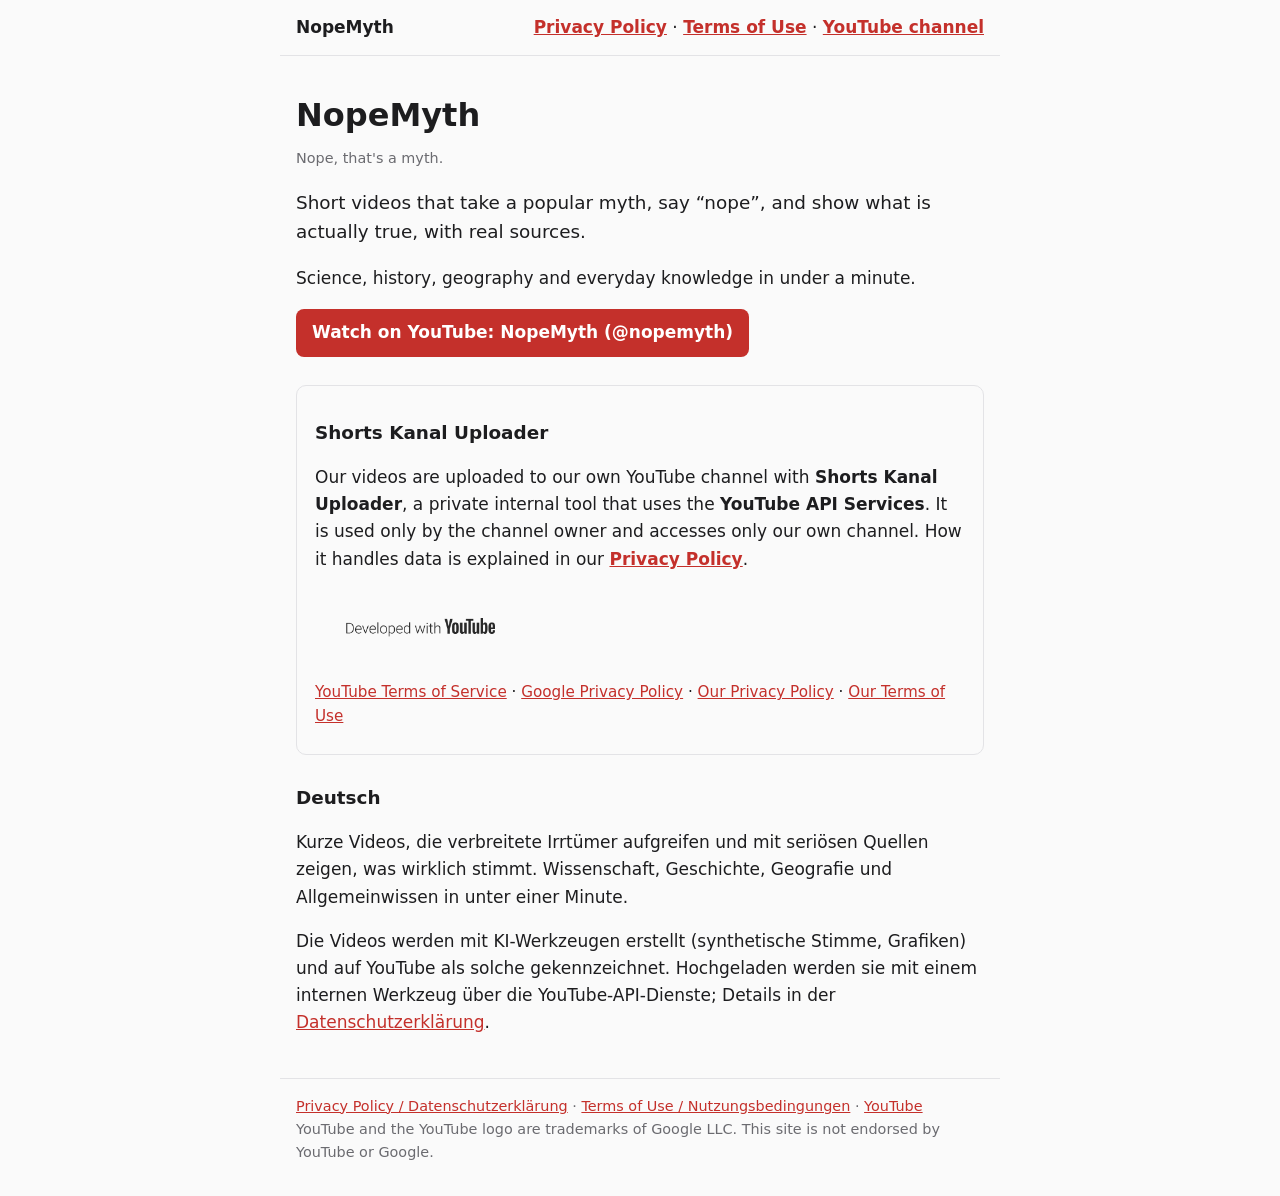
<file: index.html>
<!doctype html>
<html lang="en">
<head>
<meta charset="utf-8">
<meta name="viewport" content="width=device-width, initial-scale=1">
<title>NopeMyth – Nope, that's a myth.</title>
<meta name="description" content="NopeMyth: short videos that bust popular myths with real sources.">
<link rel="stylesheet" href="style.css">
</head>
<body>
<header class="top">
  <span class="brand">NopeMyth</span>
  <nav><a href="privacy.html">Privacy Policy</a> · <a href="terms.html">Terms of Use</a> · <a href="https://www.youtube.com/channel/UC6PvTMNjkVI3UBCZ_MT4IHA">YouTube channel</a></nav>
</header>
<main>
  <h1>NopeMyth</h1>
  <p class="meta">Nope, that's a myth.</p>
  <p class="lead">Short videos that take a popular myth, say “nope”, and show what is actually true, with real sources.</p>
  <p>Science, history, geography and everyday knowledge in under a minute.</p>
  <p><a class="button" href="https://www.youtube.com/channel/UC6PvTMNjkVI3UBCZ_MT4IHA">Watch on YouTube: NopeMyth (@nopemyth)</a></p>

  <section class="kasten">
    <h2>Shorts Kanal Uploader</h2>
    <p>Our videos are uploaded to our own YouTube channel with <strong>Shorts Kanal Uploader</strong>, a private internal tool that uses the <strong>YouTube API Services</strong>. It is used only by the channel owner and accesses only our own channel. How it handles data is explained in our <a href="privacy.html"><strong>Privacy Policy</strong></a>.</p>
    <p class="yt-logo"><a href="https://www.youtube.com/channel/UC6PvTMNjkVI3UBCZ_MT4IHA" title="NopeMyth on YouTube"><picture><source srcset="brand/developed-with-youtube-sentence-case-light.png" media="(prefers-color-scheme: dark)"><img src="brand/developed-with-youtube-sentence-case-dark.png" width="210" height="75" alt="Developed with YouTube"></picture></a></p>
    <p class="yt"><a href="https://www.youtube.com/t/terms">YouTube Terms of Service</a> · <a href="https://policies.google.com/privacy">Google Privacy Policy</a> · <a href="privacy.html">Our Privacy Policy</a> · <a href="terms.html">Our Terms of Use</a></p>
  </section>

  <h2>Deutsch</h2>
  <p>Kurze Videos, die verbreitete Irrtümer aufgreifen und mit seriösen Quellen zeigen, was wirklich stimmt. Wissenschaft, Geschichte, Geografie und Allgemeinwissen in unter einer Minute.</p>
  <p>Die Videos werden mit KI-Werkzeugen erstellt (synthetische Stimme, Grafiken) und auf YouTube als solche gekennzeichnet. Hochgeladen werden sie mit einem internen Werkzeug über die YouTube-API-Dienste; Details in der <a href="privacy.html">Datenschutzerklärung</a>.</p>
</main>
<footer>
  <a href="privacy.html">Privacy Policy / Datenschutzerklärung</a> ·
  <a href="terms.html">Terms of Use / Nutzungsbedingungen</a> ·
  <a href="https://www.youtube.com/channel/UC6PvTMNjkVI3UBCZ_MT4IHA">YouTube</a><br>
  YouTube and the YouTube logo are trademarks of Google LLC. This site is not endorsed by YouTube or Google.
</footer>
</body>
</html>
</file>
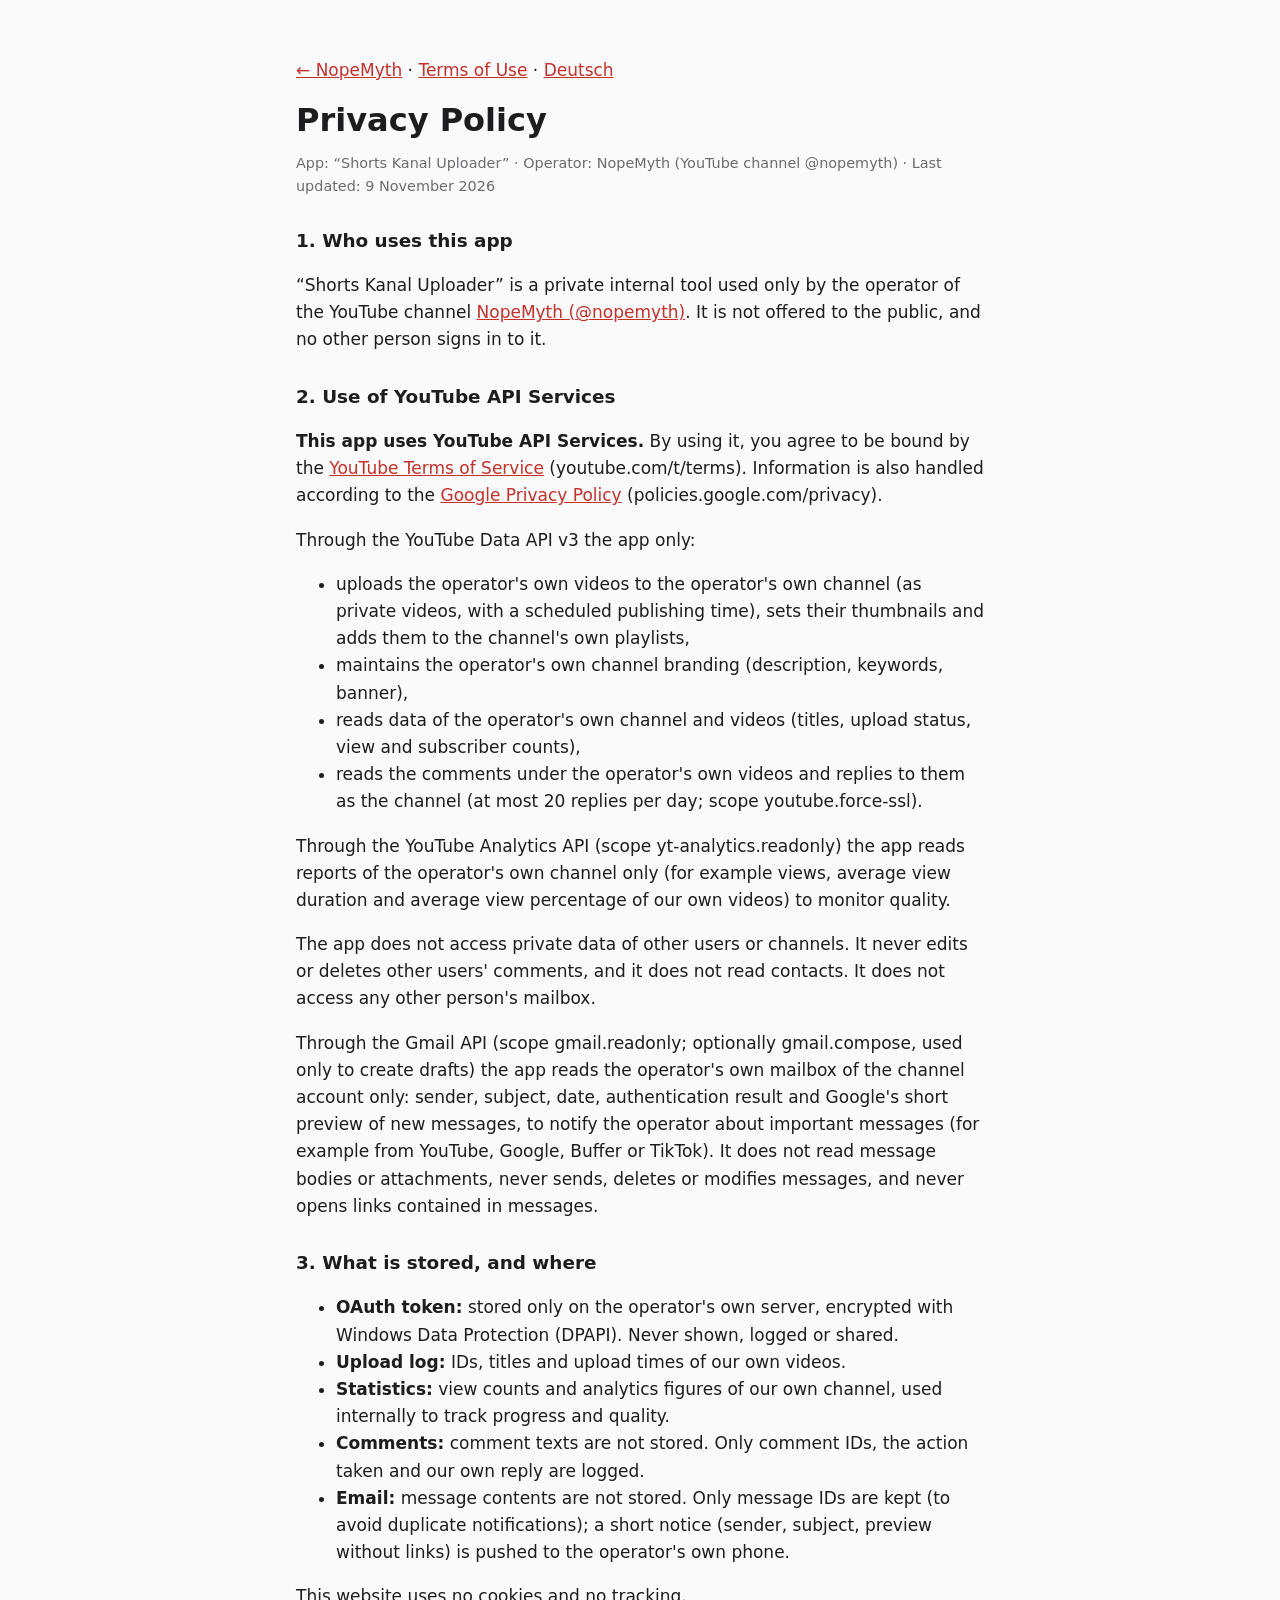
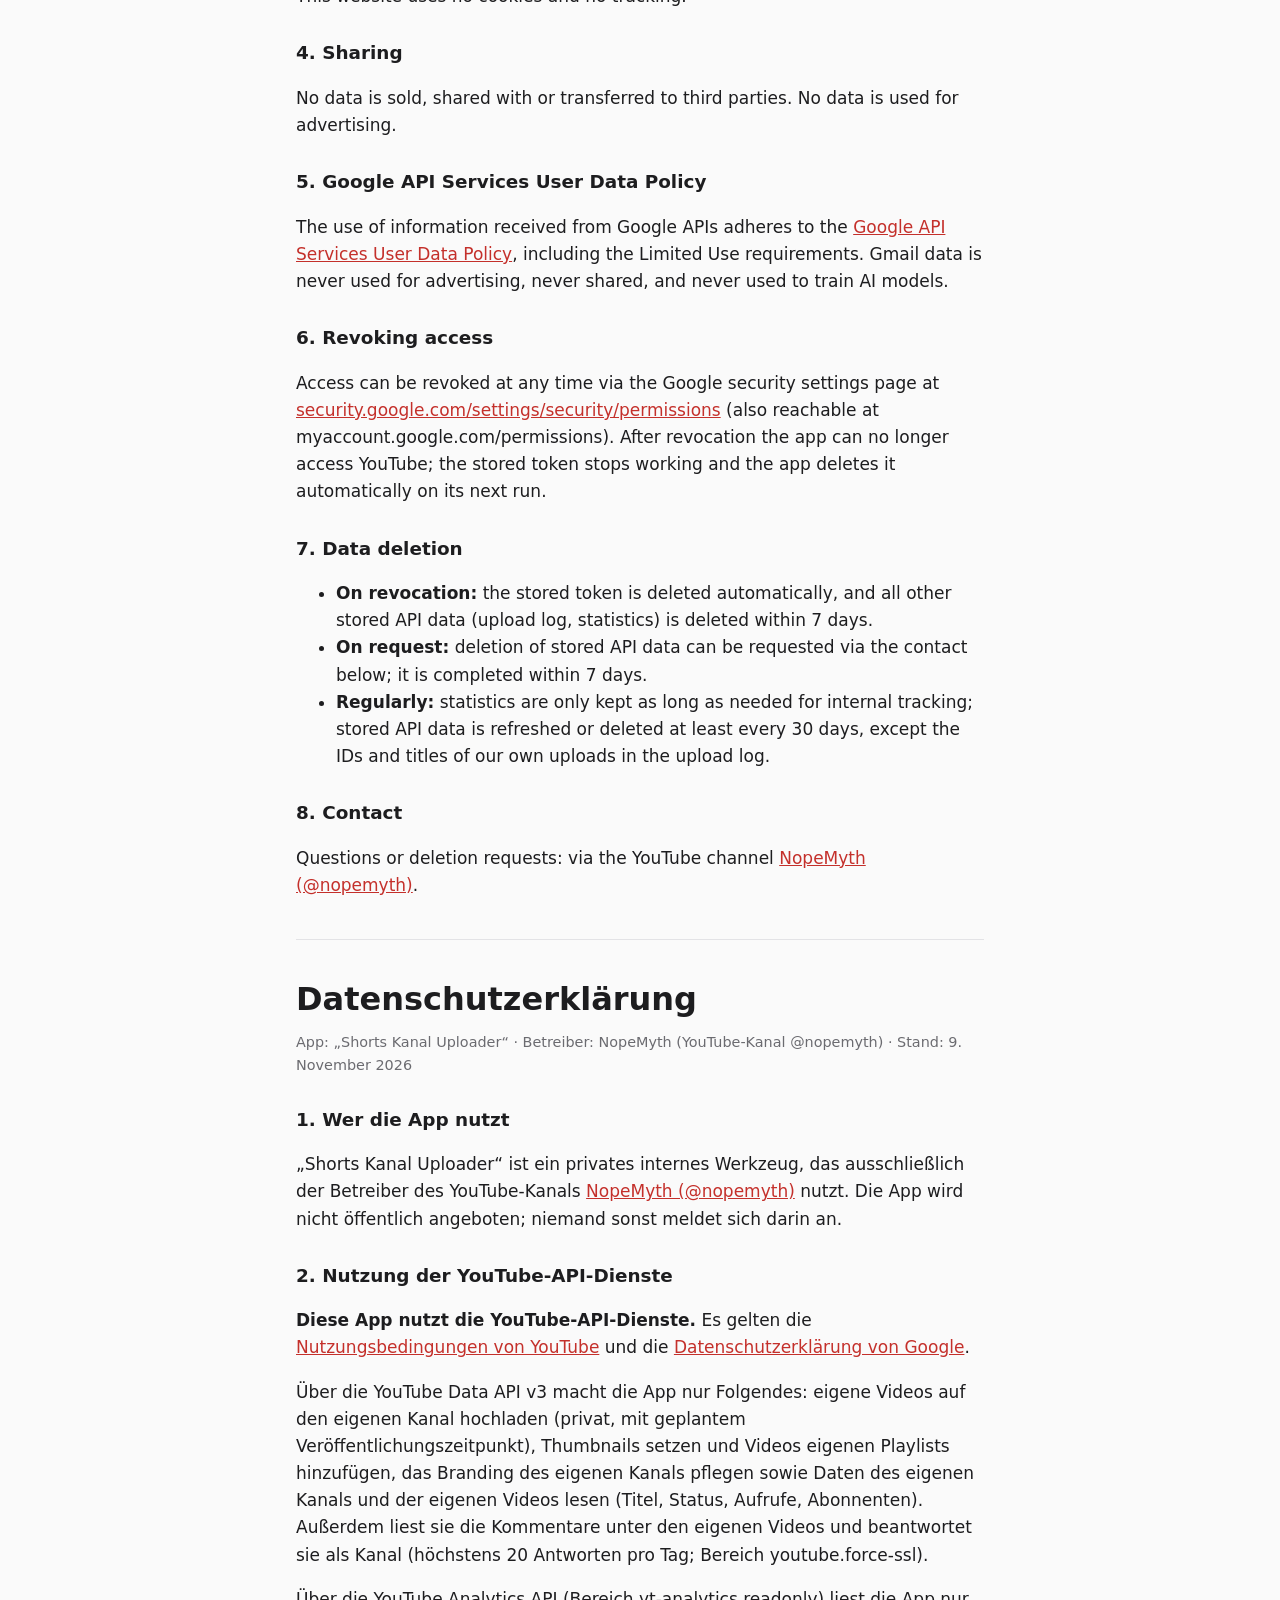
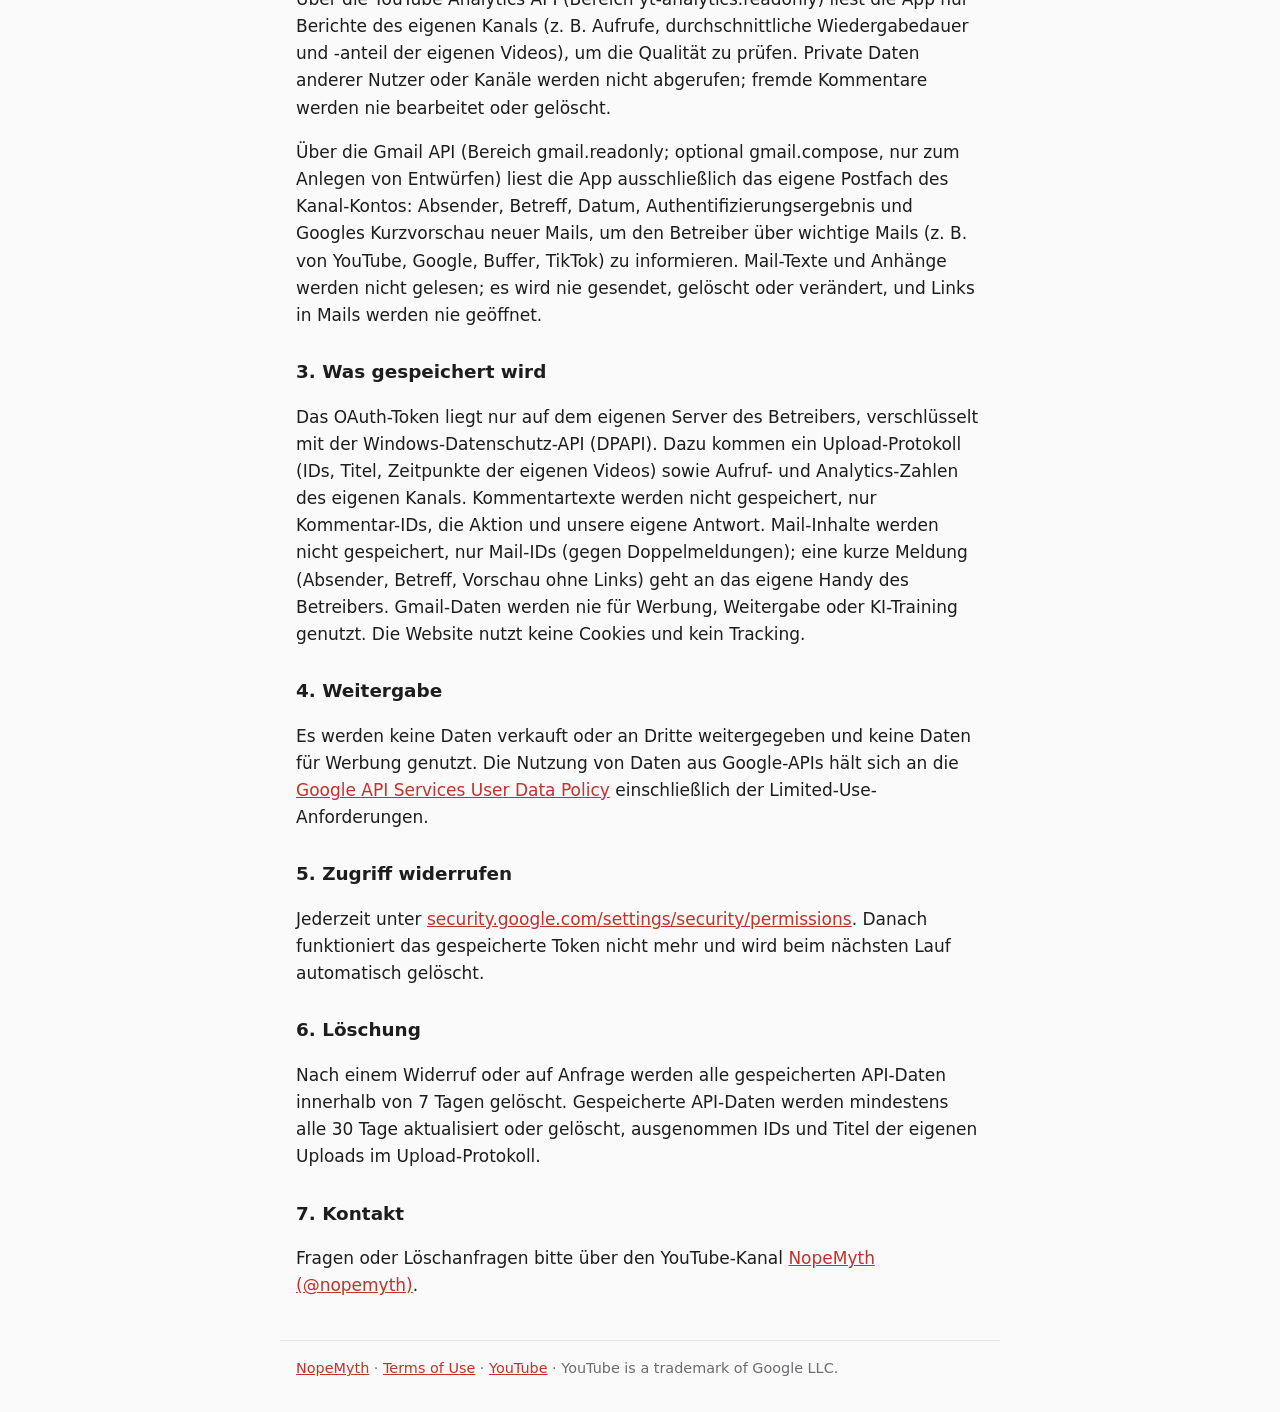
<file: privacy.html>
<!doctype html>
<html lang="en">
<head>
<meta charset="utf-8">
<meta name="viewport" content="width=device-width, initial-scale=1">
<title>Privacy Policy – Shorts Kanal Uploader</title>
<link rel="stylesheet" href="style.css">
</head>
<body>
<main>
  <p><a href="index.html">← NopeMyth</a> · <a href="terms.html">Terms of Use</a> · <a href="#de">Deutsch</a></p>

  <h1>Privacy Policy</h1>
  <p class="meta">App: “Shorts Kanal Uploader” · Operator: NopeMyth (YouTube channel @nopemyth) · Last updated: 9 November 2026</p>

  <h2>1. Who uses this app</h2>
  <p>“Shorts Kanal Uploader” is a private internal tool used only by the operator of the YouTube channel <a href="https://www.youtube.com/channel/UC6PvTMNjkVI3UBCZ_MT4IHA">NopeMyth (@nopemyth)</a>. It is not offered to the public, and no other person signs in to it.</p>

  <h2>2. Use of YouTube API Services</h2>
  <p><strong>This app uses YouTube API Services.</strong> By using it, you agree to be bound by the <a href="https://www.youtube.com/t/terms">YouTube Terms of Service</a> (youtube.com/t/terms). Information is also handled according to the <a href="https://policies.google.com/privacy">Google Privacy Policy</a> (policies.google.com/privacy).</p>
  <p>Through the YouTube Data API v3 the app only:</p>
  <ul>
    <li>uploads the operator's own videos to the operator's own channel (as private videos, with a scheduled publishing time), sets their thumbnails and adds them to the channel's own playlists,</li>
    <li>maintains the operator's own channel branding (description, keywords, banner),</li>
    <li>reads data of the operator's own channel and videos (titles, upload status, view and subscriber counts),</li>
    <li>reads the comments under the operator's own videos and replies to them as the channel (at most 20 replies per day; scope youtube.force-ssl).</li>
  </ul>
  <p>Through the YouTube Analytics API (scope yt-analytics.readonly) the app reads reports of the operator's own channel only (for example views, average view duration and average view percentage of our own videos) to monitor quality.</p>
  <p>The app does not access private data of other users or channels. It never edits or deletes other users' comments, and it does not read contacts. It does not access any other person's mailbox.</p>
  <p>Through the Gmail API (scope gmail.readonly; optionally gmail.compose, used only to create drafts) the app reads the operator's own mailbox of the channel account only: sender, subject, date, authentication result and Google's short preview of new messages, to notify the operator about important messages (for example from YouTube, Google, Buffer or TikTok). It does not read message bodies or attachments, never sends, deletes or modifies messages, and never opens links contained in messages.</p>

  <h2>3. What is stored, and where</h2>
  <ul>
    <li><strong>OAuth token:</strong> stored only on the operator's own server, encrypted with Windows Data Protection (DPAPI). Never shown, logged or shared.</li>
    <li><strong>Upload log:</strong> IDs, titles and upload times of our own videos.</li>
    <li><strong>Statistics:</strong> view counts and analytics figures of our own channel, used internally to track progress and quality.</li>
    <li><strong>Comments:</strong> comment texts are not stored. Only comment IDs, the action taken and our own reply are logged.</li>
    <li><strong>Email:</strong> message contents are not stored. Only message IDs are kept (to avoid duplicate notifications); a short notice (sender, subject, preview without links) is pushed to the operator's own phone.</li>
  </ul>
  <p>This website uses no cookies and no tracking.</p>

  <h2>4. Sharing</h2>
  <p>No data is sold, shared with or transferred to third parties. No data is used for advertising.</p>

  <h2>5. Google API Services User Data Policy</h2>
  <p>The use of information received from Google APIs adheres to the <a href="https://developers.google.com/terms/api-services-user-data-policy">Google API Services User Data Policy</a>, including the Limited Use requirements. Gmail data is never used for advertising, never shared, and never used to train AI models.</p>

  <h2>6. Revoking access</h2>
  <p>Access can be revoked at any time via the Google security settings page at <a href="https://security.google.com/settings/security/permissions">security.google.com/settings/security/permissions</a> (also reachable at myaccount.google.com/permissions). After revocation the app can no longer access YouTube; the stored token stops working and the app deletes it automatically on its next run.</p>

  <h2>7. Data deletion</h2>
  <ul>
    <li><strong>On revocation:</strong> the stored token is deleted automatically, and all other stored API data (upload log, statistics) is deleted within 7 days.</li>
    <li><strong>On request:</strong> deletion of stored API data can be requested via the contact below; it is completed within 7 days.</li>
    <li><strong>Regularly:</strong> statistics are only kept as long as needed for internal tracking; stored API data is refreshed or deleted at least every 30 days, except the IDs and titles of our own uploads in the upload log.</li>
  </ul>

  <h2>8. Contact</h2>
  <p>Questions or deletion requests: via the YouTube channel <a href="https://www.youtube.com/channel/UC6PvTMNjkVI3UBCZ_MT4IHA">NopeMyth (@nopemyth)</a>.</p>

  <hr>

  <h1 id="de">Datenschutzerklärung</h1>
  <p class="meta">App: „Shorts Kanal Uploader“ · Betreiber: NopeMyth (YouTube-Kanal @nopemyth) · Stand: 9. November 2026</p>

  <h2>1. Wer die App nutzt</h2>
  <p>„Shorts Kanal Uploader“ ist ein privates internes Werkzeug, das ausschließlich der Betreiber des YouTube-Kanals <a href="https://www.youtube.com/channel/UC6PvTMNjkVI3UBCZ_MT4IHA">NopeMyth (@nopemyth)</a> nutzt. Die App wird nicht öffentlich angeboten; niemand sonst meldet sich darin an.</p>

  <h2>2. Nutzung der YouTube-API-Dienste</h2>
  <p><strong>Diese App nutzt die YouTube-API-Dienste.</strong> Es gelten die <a href="https://www.youtube.com/t/terms">Nutzungsbedingungen von YouTube</a> und die <a href="https://policies.google.com/privacy">Datenschutzerklärung von Google</a>.</p>
  <p>Über die YouTube Data API v3 macht die App nur Folgendes: eigene Videos auf den eigenen Kanal hochladen (privat, mit geplantem Veröffentlichungszeitpunkt), Thumbnails setzen und Videos eigenen Playlists hinzufügen, das Branding des eigenen Kanals pflegen sowie Daten des eigenen Kanals und der eigenen Videos lesen (Titel, Status, Aufrufe, Abonnenten). Außerdem liest sie die Kommentare unter den eigenen Videos und beantwortet sie als Kanal (höchstens 20 Antworten pro Tag; Bereich youtube.force-ssl).</p>
  <p>Über die YouTube Analytics API (Bereich yt-analytics.readonly) liest die App nur Berichte des eigenen Kanals (z. B. Aufrufe, durchschnittliche Wiedergabedauer und -anteil der eigenen Videos), um die Qualität zu prüfen. Private Daten anderer Nutzer oder Kanäle werden nicht abgerufen; fremde Kommentare werden nie bearbeitet oder gelöscht.</p>
  <p>Über die Gmail API (Bereich gmail.readonly; optional gmail.compose, nur zum Anlegen von Entwürfen) liest die App ausschließlich das eigene Postfach des Kanal-Kontos: Absender, Betreff, Datum, Authentifizierungsergebnis und Googles Kurzvorschau neuer Mails, um den Betreiber über wichtige Mails (z. B. von YouTube, Google, Buffer, TikTok) zu informieren. Mail-Texte und Anhänge werden nicht gelesen; es wird nie gesendet, gelöscht oder verändert, und Links in Mails werden nie geöffnet.</p>

  <h2>3. Was gespeichert wird</h2>
  <p>Das OAuth-Token liegt nur auf dem eigenen Server des Betreibers, verschlüsselt mit der Windows-Datenschutz-API (DPAPI). Dazu kommen ein Upload-Protokoll (IDs, Titel, Zeitpunkte der eigenen Videos) sowie Aufruf- und Analytics-Zahlen des eigenen Kanals. Kommentartexte werden nicht gespeichert, nur Kommentar-IDs, die Aktion und unsere eigene Antwort. Mail-Inhalte werden nicht gespeichert, nur Mail-IDs (gegen Doppelmeldungen); eine kurze Meldung (Absender, Betreff, Vorschau ohne Links) geht an das eigene Handy des Betreibers. Gmail-Daten werden nie für Werbung, Weitergabe oder KI-Training genutzt. Die Website nutzt keine Cookies und kein Tracking.</p>

  <h2>4. Weitergabe</h2>
  <p>Es werden keine Daten verkauft oder an Dritte weitergegeben und keine Daten für Werbung genutzt. Die Nutzung von Daten aus Google-APIs hält sich an die <a href="https://developers.google.com/terms/api-services-user-data-policy">Google API Services User Data Policy</a> einschließlich der Limited-Use-Anforderungen.</p>

  <h2>5. Zugriff widerrufen</h2>
  <p>Jederzeit unter <a href="https://security.google.com/settings/security/permissions">security.google.com/settings/security/permissions</a>. Danach funktioniert das gespeicherte Token nicht mehr und wird beim nächsten Lauf automatisch gelöscht.</p>

  <h2>6. Löschung</h2>
  <p>Nach einem Widerruf oder auf Anfrage werden alle gespeicherten API-Daten innerhalb von 7 Tagen gelöscht. Gespeicherte API-Daten werden mindestens alle 30 Tage aktualisiert oder gelöscht, ausgenommen IDs und Titel der eigenen Uploads im Upload-Protokoll.</p>

  <h2>7. Kontakt</h2>
  <p>Fragen oder Löschanfragen bitte über den YouTube-Kanal <a href="https://www.youtube.com/channel/UC6PvTMNjkVI3UBCZ_MT4IHA">NopeMyth (@nopemyth)</a>.</p>
</main>
<footer>
  <a href="index.html">NopeMyth</a> · <a href="terms.html">Terms of Use</a> · <a href="https://www.youtube.com/channel/UC6PvTMNjkVI3UBCZ_MT4IHA">YouTube</a> · YouTube is a trademark of Google LLC.
</footer>
</body>
</html>
</file>
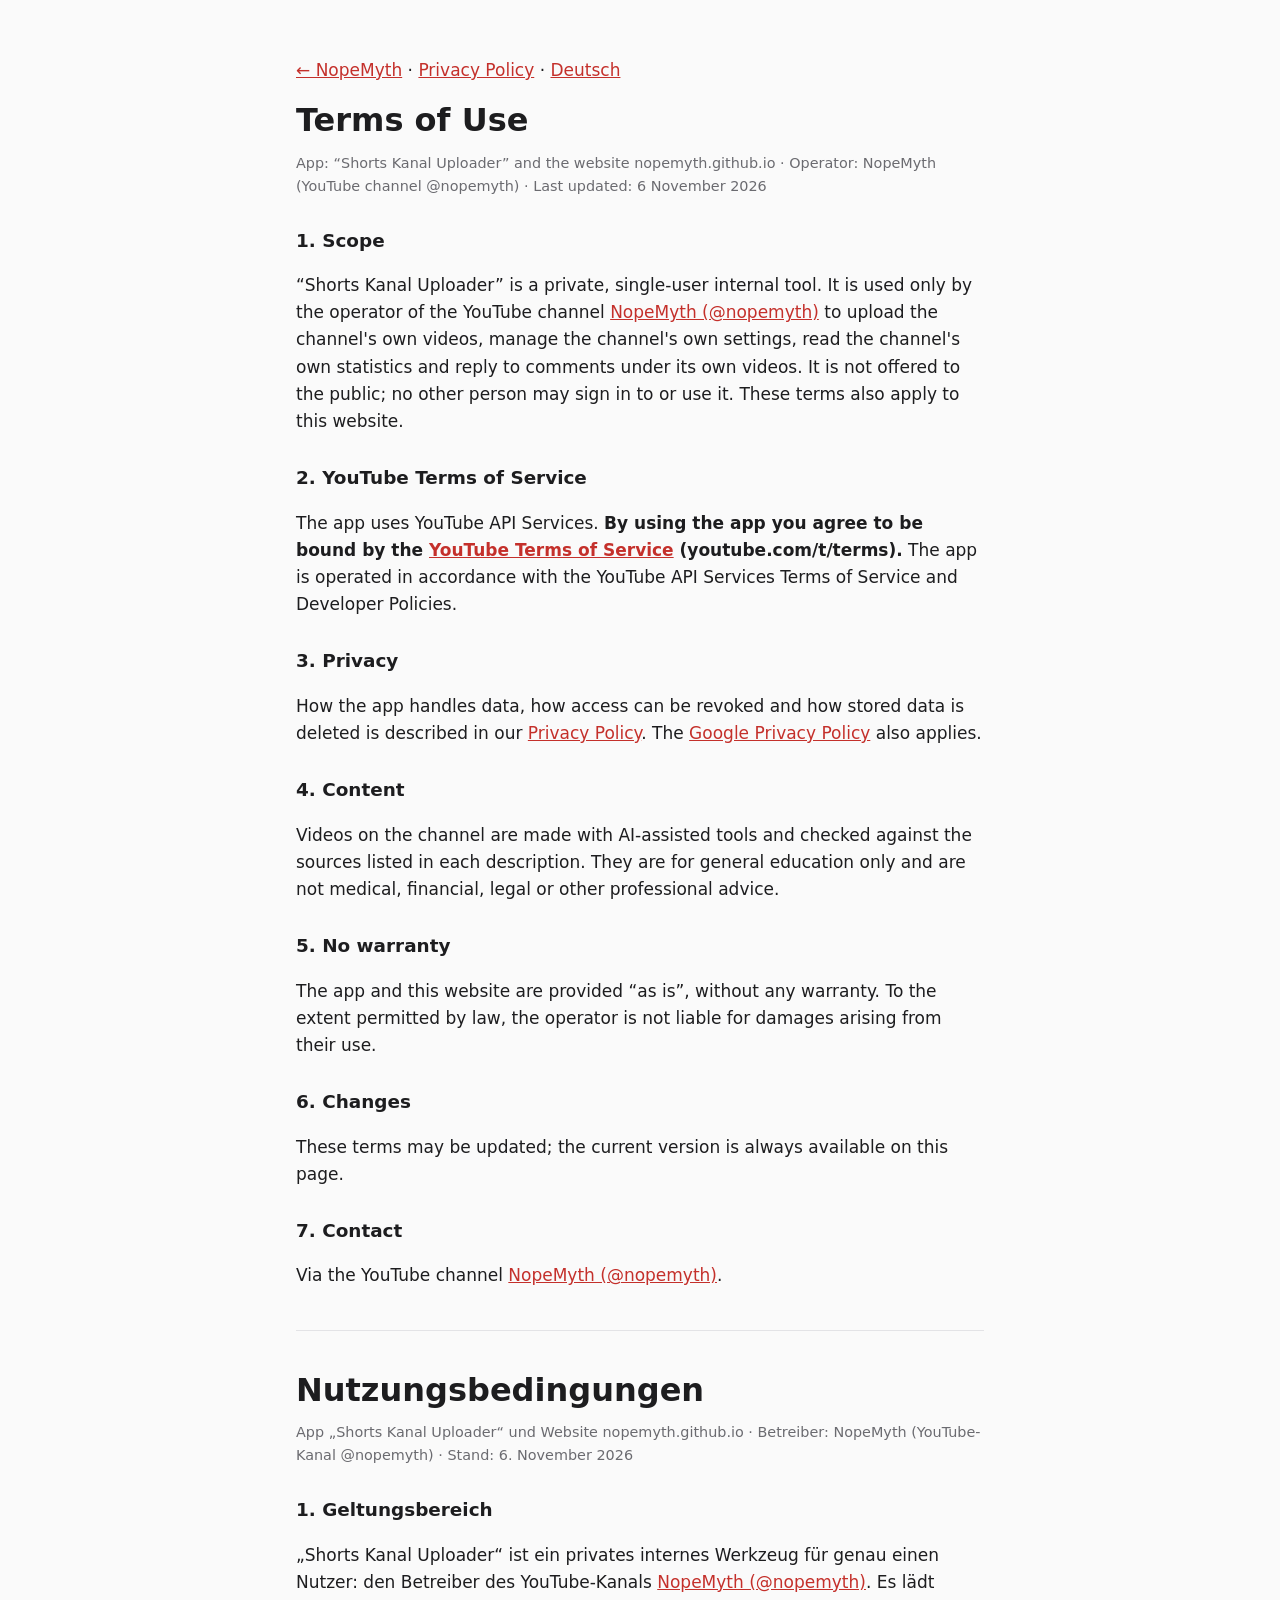
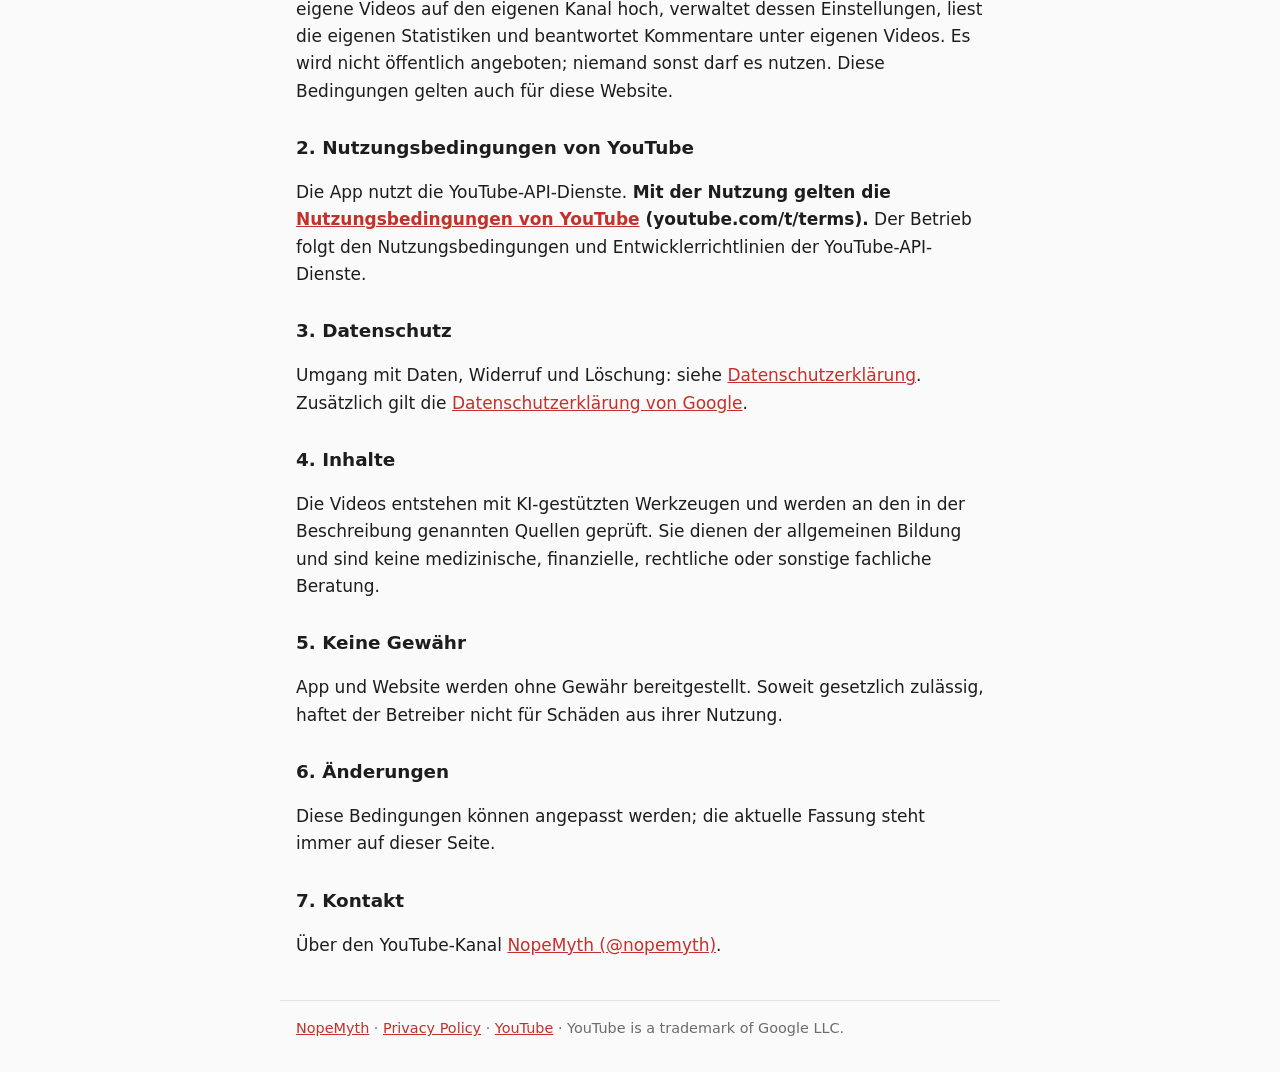
<file: terms.html>
<!doctype html>
<html lang="en">
<head>
<meta charset="utf-8">
<meta name="viewport" content="width=device-width, initial-scale=1">
<title>Terms of Use – Shorts Kanal Uploader</title>
<link rel="stylesheet" href="style.css">
</head>
<body>
<main>
  <p><a href="index.html">← NopeMyth</a> · <a href="privacy.html">Privacy Policy</a> · <a href="#de">Deutsch</a></p>

  <h1>Terms of Use</h1>
  <p class="meta">App: “Shorts Kanal Uploader” and the website nopemyth.github.io · Operator: NopeMyth (YouTube channel @nopemyth) · Last updated: 6 November 2026</p>

  <h2>1. Scope</h2>
  <p>“Shorts Kanal Uploader” is a private, single-user internal tool. It is used only by the operator of the YouTube channel <a href="https://www.youtube.com/channel/UC6PvTMNjkVI3UBCZ_MT4IHA">NopeMyth (@nopemyth)</a> to upload the channel's own videos, manage the channel's own settings, read the channel's own statistics and reply to comments under its own videos. It is not offered to the public; no other person may sign in to or use it. These terms also apply to this website.</p>

  <h2>2. YouTube Terms of Service</h2>
  <p>The app uses YouTube API Services. <strong>By using the app you agree to be bound by the <a href="https://www.youtube.com/t/terms">YouTube Terms of Service</a> (youtube.com/t/terms).</strong> The app is operated in accordance with the YouTube API Services Terms of Service and Developer Policies.</p>

  <h2>3. Privacy</h2>
  <p>How the app handles data, how access can be revoked and how stored data is deleted is described in our <a href="privacy.html">Privacy Policy</a>. The <a href="https://policies.google.com/privacy">Google Privacy Policy</a> also applies.</p>

  <h2>4. Content</h2>
  <p>Videos on the channel are made with AI-assisted tools and checked against the sources listed in each description. They are for general education only and are not medical, financial, legal or other professional advice.</p>

  <h2>5. No warranty</h2>
  <p>The app and this website are provided “as is”, without any warranty. To the extent permitted by law, the operator is not liable for damages arising from their use.</p>

  <h2>6. Changes</h2>
  <p>These terms may be updated; the current version is always available on this page.</p>

  <h2>7. Contact</h2>
  <p>Via the YouTube channel <a href="https://www.youtube.com/channel/UC6PvTMNjkVI3UBCZ_MT4IHA">NopeMyth (@nopemyth)</a>.</p>

  <hr>

  <h1 id="de">Nutzungsbedingungen</h1>
  <p class="meta">App „Shorts Kanal Uploader“ und Website nopemyth.github.io · Betreiber: NopeMyth (YouTube-Kanal @nopemyth) · Stand: 6. November 2026</p>

  <h2>1. Geltungsbereich</h2>
  <p>„Shorts Kanal Uploader“ ist ein privates internes Werkzeug für genau einen Nutzer: den Betreiber des YouTube-Kanals <a href="https://www.youtube.com/channel/UC6PvTMNjkVI3UBCZ_MT4IHA">NopeMyth (@nopemyth)</a>. Es lädt eigene Videos auf den eigenen Kanal hoch, verwaltet dessen Einstellungen, liest die eigenen Statistiken und beantwortet Kommentare unter eigenen Videos. Es wird nicht öffentlich angeboten; niemand sonst darf es nutzen. Diese Bedingungen gelten auch für diese Website.</p>

  <h2>2. Nutzungsbedingungen von YouTube</h2>
  <p>Die App nutzt die YouTube-API-Dienste. <strong>Mit der Nutzung gelten die <a href="https://www.youtube.com/t/terms">Nutzungsbedingungen von YouTube</a> (youtube.com/t/terms).</strong> Der Betrieb folgt den Nutzungsbedingungen und Entwicklerrichtlinien der YouTube-API-Dienste.</p>

  <h2>3. Datenschutz</h2>
  <p>Umgang mit Daten, Widerruf und Löschung: siehe <a href="privacy.html">Datenschutzerklärung</a>. Zusätzlich gilt die <a href="https://policies.google.com/privacy">Datenschutzerklärung von Google</a>.</p>

  <h2>4. Inhalte</h2>
  <p>Die Videos entstehen mit KI-gestützten Werkzeugen und werden an den in der Beschreibung genannten Quellen geprüft. Sie dienen der allgemeinen Bildung und sind keine medizinische, finanzielle, rechtliche oder sonstige fachliche Beratung.</p>

  <h2>5. Keine Gewähr</h2>
  <p>App und Website werden ohne Gewähr bereitgestellt. Soweit gesetzlich zulässig, haftet der Betreiber nicht für Schäden aus ihrer Nutzung.</p>

  <h2>6. Änderungen</h2>
  <p>Diese Bedingungen können angepasst werden; die aktuelle Fassung steht immer auf dieser Seite.</p>

  <h2>7. Kontakt</h2>
  <p>Über den YouTube-Kanal <a href="https://www.youtube.com/channel/UC6PvTMNjkVI3UBCZ_MT4IHA">NopeMyth (@nopemyth)</a>.</p>
</main>
<footer>
  <a href="index.html">NopeMyth</a> · <a href="privacy.html">Privacy Policy</a> · <a href="https://www.youtube.com/channel/UC6PvTMNjkVI3UBCZ_MT4IHA">YouTube</a> · YouTube is a trademark of Google LLC.
</footer>
</body>
</html>
</file>
<file: style.css>
:root { --bg: #fafafa; --fg: #1d1d1f; --muted: #6b6b70; --accent: #c4302b; --line: #e3e3e6; }
@media (prefers-color-scheme: dark) { :root { --bg: #141416; --fg: #ececf0; --muted: #a0a0a8; --accent: #ff5a52; --line: #2c2c31; } }
* { box-sizing: border-box; }
body { margin: 0; background: var(--bg); color: var(--fg); font: 17px/1.6 system-ui, -apple-system, "Segoe UI", Roboto, sans-serif; }
main, footer { max-width: 720px; margin: 0 auto; padding: 0 16px; }
main { padding-top: 40px; padding-bottom: 24px; }
h1 { font-size: 2rem; line-height: 1.2; margin: 0 0 12px; }
h2 { font-size: 1.15rem; margin: 28px 0 6px; }
.lead { font-size: 1.15rem; }
.meta { color: var(--muted); font-size: .9rem; margin-top: 0; }
a { color: var(--accent); }
.button { display: inline-block; padding: 10px 16px; border-radius: 8px; background: var(--accent); color: #fff; text-decoration: none; font-weight: 600; }
hr { border: 0; border-top: 1px solid var(--line); margin: 40px 0; }
footer { border-top: 1px solid var(--line); padding-top: 16px; padding-bottom: 32px; color: var(--muted); font-size: .9rem; }
.top { display: flex; justify-content: space-between; align-items: center; max-width: 720px; margin: 0 auto; padding: 14px 16px; border-bottom: 1px solid var(--line); }
.brand { font-weight: 800; }
.top nav a { font-weight: 600; }
.kasten { border: 1px solid var(--line); border-radius: 10px; padding: 4px 18px 10px; margin: 28px 0; }
.yt { font-size: .95rem; }
.yt-logo { margin: 8px 0 0; }
.yt-logo img { display: block; }
</file>
